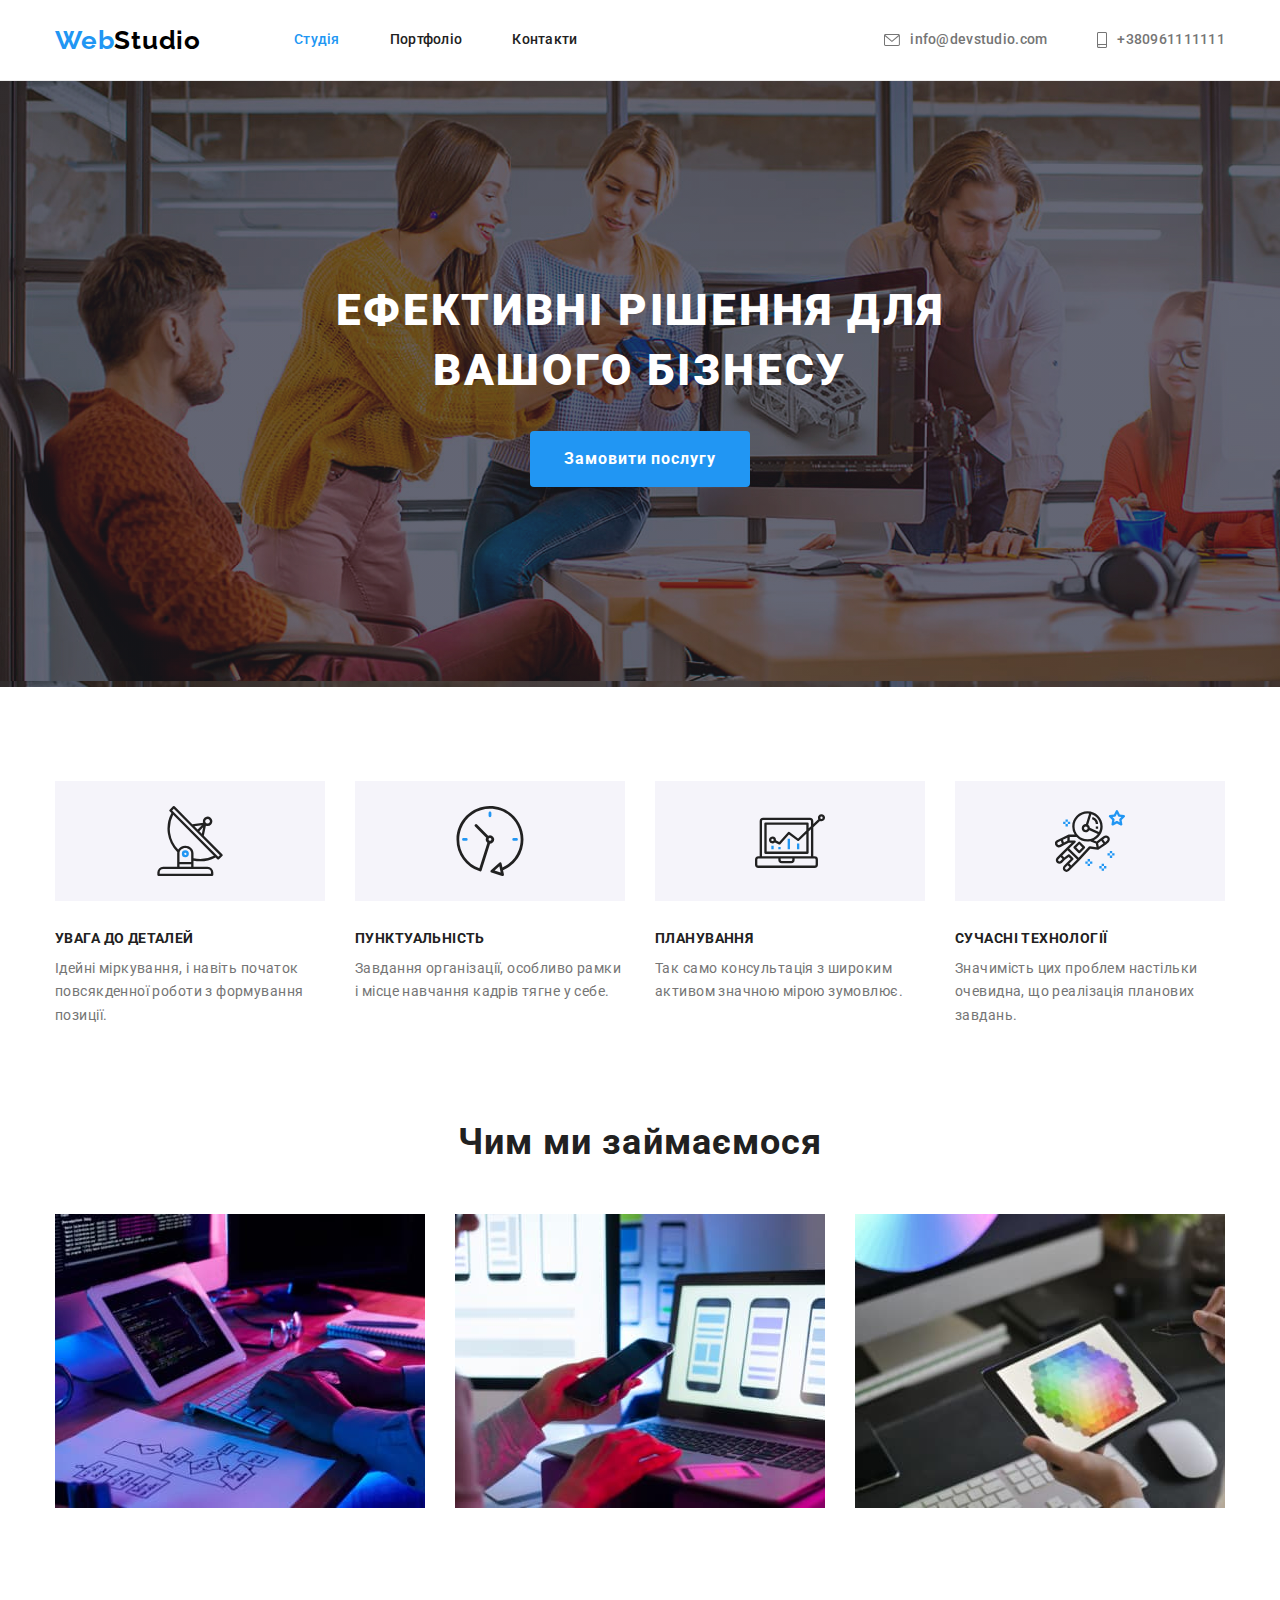
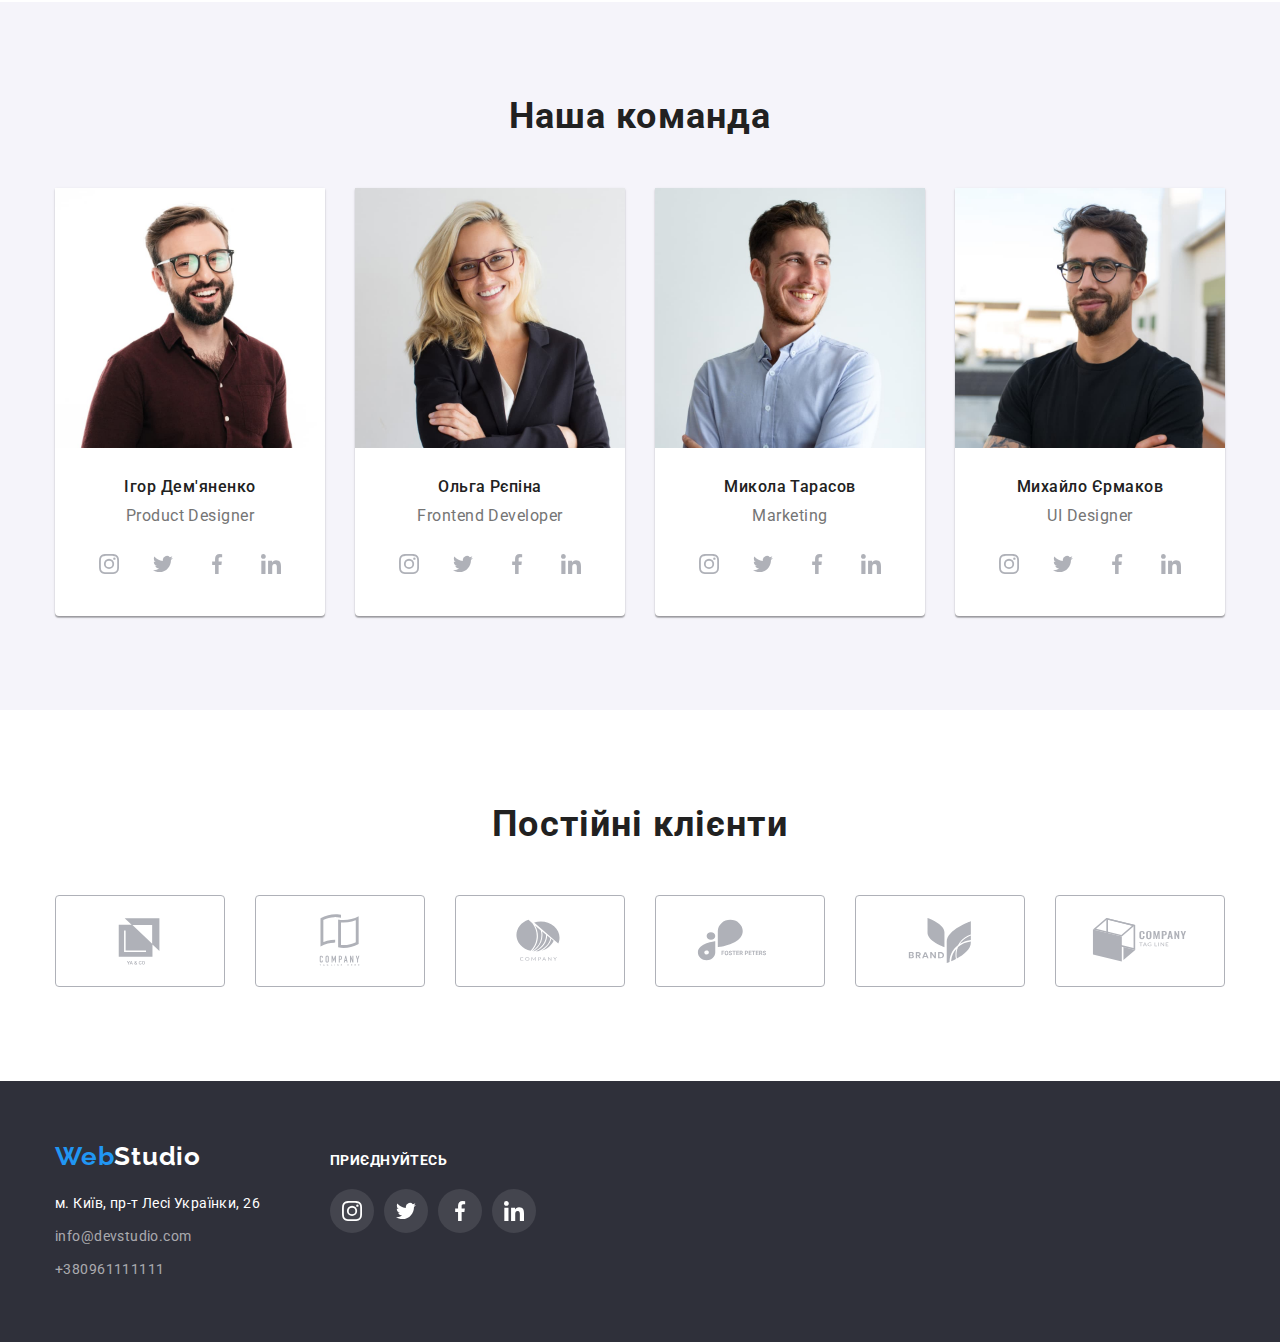
<file: index.html>
<!DOCTYPE html>
<html lang="uk">
<head>
    <meta charset="UTF-8">
    <meta http-equiv="X-UA-Compatible" content="IE=edge">
    <meta name="viewport" content="width=device-width, initial-scale=1.0">
    <title>Document</title>
    <link rel="preconnect" href="https://fonts.googleapis.com">
    <link rel="preconnect" href="https://fonts.gstatic.com" crossorigin>
    <link href="https://fonts.googleapis.com/css2?family=Raleway:wght@700&family=Roboto:wght@400;500;700;900&display=swap"
        rel="stylesheet">
    <link rel="stylesheet" href="https://cdnjs.cloudflare.com/ajax/libs/modern-normalize/1.1.0/modern-normalize.min.css">
    <link rel="stylesheet" href="./css/styles.css">
</head>
<body>
    <!-- верхня лінія -->
    <header class="header">
        <div class="container header-nav">
            <nav class="main-nav">
                <a class="logo" href="./index.html">Web<span class="partlogo">Studio</span></a>
                <ul class="site-nav list">
                    <li class="item"><a href="./index.html" class="link current">Студія</a></li>
                    <li class="item"><a href="./portfolio.html" class="link">Портфоліо</a></li>
                    <li class="item"><a href="" class="link">Контакти</a></li>
                </ul>
            </nav>
            <ul class="contact-nav list">
                <li class="item">
                    <a href="mailto:info@devstudio.com" class="link">
                    <svg class="letter" width="16" height="12">
                        <use href="./images/sprite.svg#envelope"></use>
                    </svg>
                    info@devstudio.com</a>
                </li>
                <li class="item">
                    <a href="tel:+380961111111" class="link">
                    <svg class="phone" width="10" height="16">
                        <use href="./images/sprite.svg#smartphone"></use>
                    </svg>
                    +380961111111</a>
                </li>
            </ul>
        </div>
    </header>

    <main>
            <!-- герой  -->
            <section class="hero">
                <div class="container">
                    <h1 class="hero-title">Ефективні рішення для вашого бізнесу</h1>
                    <button type="button" class="button primary">Замовити послугу</button>
                </div>
            </section>
            
            <!-- оообливості -->
            <section class="section features">
                <div class="container">
                    <h2 class="section-title hide">Особливості</h2>
                    <ul class="features-list list">
                        <li class="features-item">
                            <div class="feature-icon">
                                <svg width="70" height="70">
                                    <use href="./images/sprite.svg#antenna"></use>
                                </svg>
                            </div>
                            <h3 class="title">УВАГА ДО ДЕТАЛЕЙ</h3>
                            <p class="text">Ідейні міркування, і навіть початок повсякденної роботи з формування позиції.</p>
                        </li>
                        <li class="features-item">
                            <div class="feature-icon">
                                <svg width="70" height="70">
                                    <use href="./images/sprite.svg#clock"></use>
                                </svg>
                            </div>
                            <h3 class="title">ПУНКТУАЛЬНІСТЬ</h3>
                            <p class="text">Завдання організації, особливо рамки і місце навчання кадрів тягне у себе.</p>
                        </li>
                        <li class="features-item">
                            <div class="feature-icon">
                                <svg width="70" height="70">
                                    <use href="./images/sprite.svg#diagram"></use>
                                </svg>
                            </div>
                            <h3 class="title">ПЛАНУВАННЯ</h3>
                            <p class="text">Так само консультація з широким активом значною мірою зумовлює.</p>
                        </li>
                        <li class="features-item">
                            <div class="feature-icon">
                                <svg width="70" height="70">
                                    <use href="./images/sprite.svg#astronaut"></use>
                                </svg>
                            </div>
                            <h3 class="title">СУЧАСНІ ТЕХНОЛОГІЇ</h3>
                            <p class="text">Значимість цих проблем настільки очевидна, що реалізація планових завдань.</p>
                        </li>
                    </ul>
                </div>
            </section>
            
            <!-- чим ми займаємось -->
            <section class="section">
                <div class="container">
                    <h2 class="section-title">Чим ми займаємося</h2>
                    <ul class="list about">
                        <li class="describe">
                            <img class="image" src="./images/photo1.jpeg" alt="верстання вебсторінки" width="370">
                        </li>
                        <li class="describe">
                            <img class="image" src="./images/photo2.jpeg" alt="створення дизайну сайта" width="370">
                        </li>
                        <li class="describe">
                            <img class="image" src="./images/photo3.jpeg" alt="створення графіки" width="370">
                        </li>
                    </ul>
                </div>
            </section>
            
            <!-- наша команда -->
            <section class="section team">
                <div class="container">
                    <h2 class="section-title">Наша команда</h2>
                    <ul class="team-list list">
                        <li class="team-card">
                            <img src="./images/photo4.jpeg" alt="член команди - Ігор" width="270">
                            <div class="team-info">
                                <h3 class="title">Ігор Дем'яненко</h3>
                                <p class="text">Product Designer</p>
                                <ul class="social-list list">
                                    <li class="social-item"> 
                                        <a class="social-link" href="">
                                            <svg class="social-image">
                                                <use href="./images/sprite.svg#instagram"></use>
                                            </svg>
                                        </a>
                                    </li>
                                    <li class="social-item">
                                        <a class="social-link" href="">
                                            <svg class="social-image">
                                                <use href="./images/sprite.svg#twitter"></use>
                                            </svg>
                                        </a>
                                    </li>
                                    <li class="social-item">
                                        <a class="social-link" href="">
                                            <svg class="social-image">
                                                <use href="./images/sprite.svg#facebook"></use>
                                            </svg>
                                        </a>
                                    </li>
                                    <li class="social-item">
                                        <a class="social-link" href="">
                                            <svg class="social-image">
                                                <use href="./images/sprite.svg#linkedin"></use>
                                            </svg>
                                        </a>
                                    </li>
                                </ul>
                            </div>
                        </li>
                        <li class="team-card">
                            <img src="./images/photo5.jpeg" alt="член команди - Ольга" width="270">
                            <div class="team-info">
                                <h3 class="title">Ольга Рєпіна</h3>
                                <p class="text">Frontend Developer</p>
                                <ul class="social-list list">
                                    <li class="social-item">
                                        <a class="social-link" href="">
                                            <svg class="social-image">
                                                <use href="./images/sprite.svg#instagram"></use>
                                            </svg>
                                        </a>
                                    </li>
                                    <li class="social-item">
                                        <a class="social-link" href="">
                                            <svg class="social-image">
                                                <use href="./images/sprite.svg#twitter"></use>
                                            </svg>
                                        </a>
                                    </li>
                                    <li class="social-item">
                                        <a class="social-link" href="">
                                            <svg class="social-image">
                                                <use href="./images/sprite.svg#facebook"></use>
                                            </svg>
                                        </a>
                                    </li>
                                    <li class="social-item">
                                        <a class="social-link" href="">
                                            <svg class="social-image">
                                                <use href="./images/sprite.svg#linkedin"></use>
                                            </svg>
                                        </a>
                                    </li>
                                </ul>
                            </div>
                        </li>
                        <li class="team-card">
                            <img src="./images/photo6.jpeg" alt="член команди - Микола" width="270">
                            <div class="team-info">
                                <h3 class="title">Микола Тарасов</h3>
                                <p class="text">Marketing</p>
                                <ul class="social-list list">
                                    <li class="social-item">
                                        <a class="social-link" href="">
                                            <svg class="social-image">
                                                <use href="./images/sprite.svg#instagram"></use>
                                            </svg>
                                        </a>
                                    </li>
                                    <li class="social-item">
                                        <a class="social-link" href="">
                                            <svg class="social-image">
                                                <use href="./images/sprite.svg#twitter"></use>
                                            </svg>
                                        </a>
                                    </li>
                                    <li class="social-item">
                                        <a class="social-link" href="">
                                            <svg class="social-image">
                                                <use href="./images/sprite.svg#facebook"></use>
                                            </svg>
                                        </a>
                                    </li>
                                    <li class="social-item">
                                        <a class="social-link" href="">
                                            <svg class="social-image">
                                                <use href="./images/sprite.svg#linkedin"></use>
                                            </svg>
                                        </a>
                                    </li>
                                </ul>
                            </div>
                        </li>
                        <li class="team-card">
                            <img src="./images/photo7.jpeg" alt="член команди - Михайло" width="270">
                            <div class="team-info">
                                <h3 class="title">Михайло Єрмаков</h3>
                                <p class="text">UI Designer</p>
                                <ul class="social-list list">
                                    <li class="social-item">
                                        <a class="social-link" href="">
                                            <svg class="social-image">
                                                <use href="./images/sprite.svg#instagram"></use>
                                            </svg>
                                        </a>
                                    </li>
                                    <li class="social-item">
                                        <a class="social-link" href="">
                                            <svg class="social-image">
                                                <use href="./images/sprite.svg#twitter"></use>
                                            </svg>
                                        </a>
                                    </li>
                                    <li class="social-item">
                                        <a class="social-link" href="">
                                            <svg class="social-image">
                                                <use href="./images/sprite.svg#facebook"></use>
                                            </svg>
                                        </a>
                                    </li>
                                    <li class="social-item">
                                        <a class="social-link" href="">
                                            <svg class="social-image">
                                                <use href="./images/sprite.svg#linkedin"></use>
                                            </svg>
                                        </a>
                                    </li>
                                </ul>
                            </div>
                        </li>
                    </ul>
                </div>
            </section>

            <!-- клієнти -->
            <section class="section">
                <div class="container">
                    <h2 class="section-title">Постійні клієнти</h2>
                    <ul class="clients list">
                        <li class="clients-item">
                            <a class="client-link" href="">
                                <svg class="clients-image" width="106" height="60" >
                                    <use href="./images/sprite.svg#Logo-1" ></use>
                                </svg>
                            </a>
                        </li>
                        <li class="clients-item">
                            <a class="client-link" href="">
                                <svg class="clients-image" width="106" height="60">
                                    <use href="./images/sprite.svg#Logo-2"></use>
                                </svg>
                            </a>
                        </li>
                        <li class="clients-item">
                            <a class="client-link" href="">
                                <svg class="clients-image" width="106" height="60">
                                    <use href="./images/sprite.svg#Logo-3"></use>
                                </svg>
                            </a>
                        </li>
                        <li class="clients-item">
                            <a class="client-link" href="">
                                <svg class="clients-image" width="106" height="60">
                                    <use href="./images/sprite.svg#Logo-4"></use>
                                </svg>
                            </a>
                        </li>
                        <li class="clients-item">
                            <a class="client-link" href="">
                                <svg class="clients-image" width="106" height="60">
                                    <use href="./images/sprite.svg#Logo-5"></use>
                                </svg>
                            </a>
                        </li>
                        <li class="clients-item">
                            <a class="client-link" href="">
                                <svg class="clients-image" width="106" height="60">
                                    <use href="./images/sprite.svg#Logo-6"></use>
                                </svg>
                            </a>
                        </li>
                    </ul>
                </div>
            </section>
    </main>

    <footer class="footer">
        <div class="container bottom">
            <div class="column-address">
                <a href="./index.html" class="second-logo">Web<span class="footer-logo">Studio</span></a>
                <address>
                    <ul class="contact-footer list">
                        <li class="footer-li"><a
                                href="https://www.google.com/maps/place/Lesi+Ukrainky+Blvd,+26,+Kyiv,+Ukraine,+02000/@50.4265807,30.5383858,17z/data=!3m1!4b1!4m5!3m4!1s0x40d4cf0e033ecbe9:0x57a4dffefec77da0!8m2!3d50.4265807!4d30.5383858"
                                target="_blank" rel="noopener noreferrer" class="link address">м. Київ, пр-т Лесі Українки, 26</a></li>
                        <li class="footer-li"><a href="mailto:info@devstudio.com" class="link">info@devstudio.com</a></li>
                        <li class="footer-li"><a href="tel:+380961111111" class="link">+380961111111</a></li>
                    </ul>
                </address>
            </div>
            <div class="column-social">
                <h2 class="title-footer">приєднуйтесь</h2>
                    <ul class="social-list list">
                        <li class="social-item">
                            <a class="social-link-footer" href="">
                                <svg class="social-image-footer">
                                    <use href="./images/sprite.svg#instagram"></use>
                                </svg>
                            </a>
                        </li>
                        <li class="social-item">
                            <a class="social-link-footer" href="">
                                <svg class="social-image-footer">
                                    <use href="./images/sprite.svg#twitter"></use>
                                </svg>
                            </a>
                        </li>
                        <li class="social-item">
                            <a class="social-link-footer" href="">
                                <svg class="social-image-footer">
                                    <use href="./images/sprite.svg#facebook"></use>
                                </svg>
                            </a>
                        </li>
                        <li class="social-item">
                            <a class="social-link-footer" href="">
                                <svg class="social-image-footer">
                                    <use href="./images/sprite.svg#linkedin"></use>
                                </svg>
                            </a>
                        </li>
                    </ul>
            </div>
        </div>

    </footer>
</body>
</html>
</file>
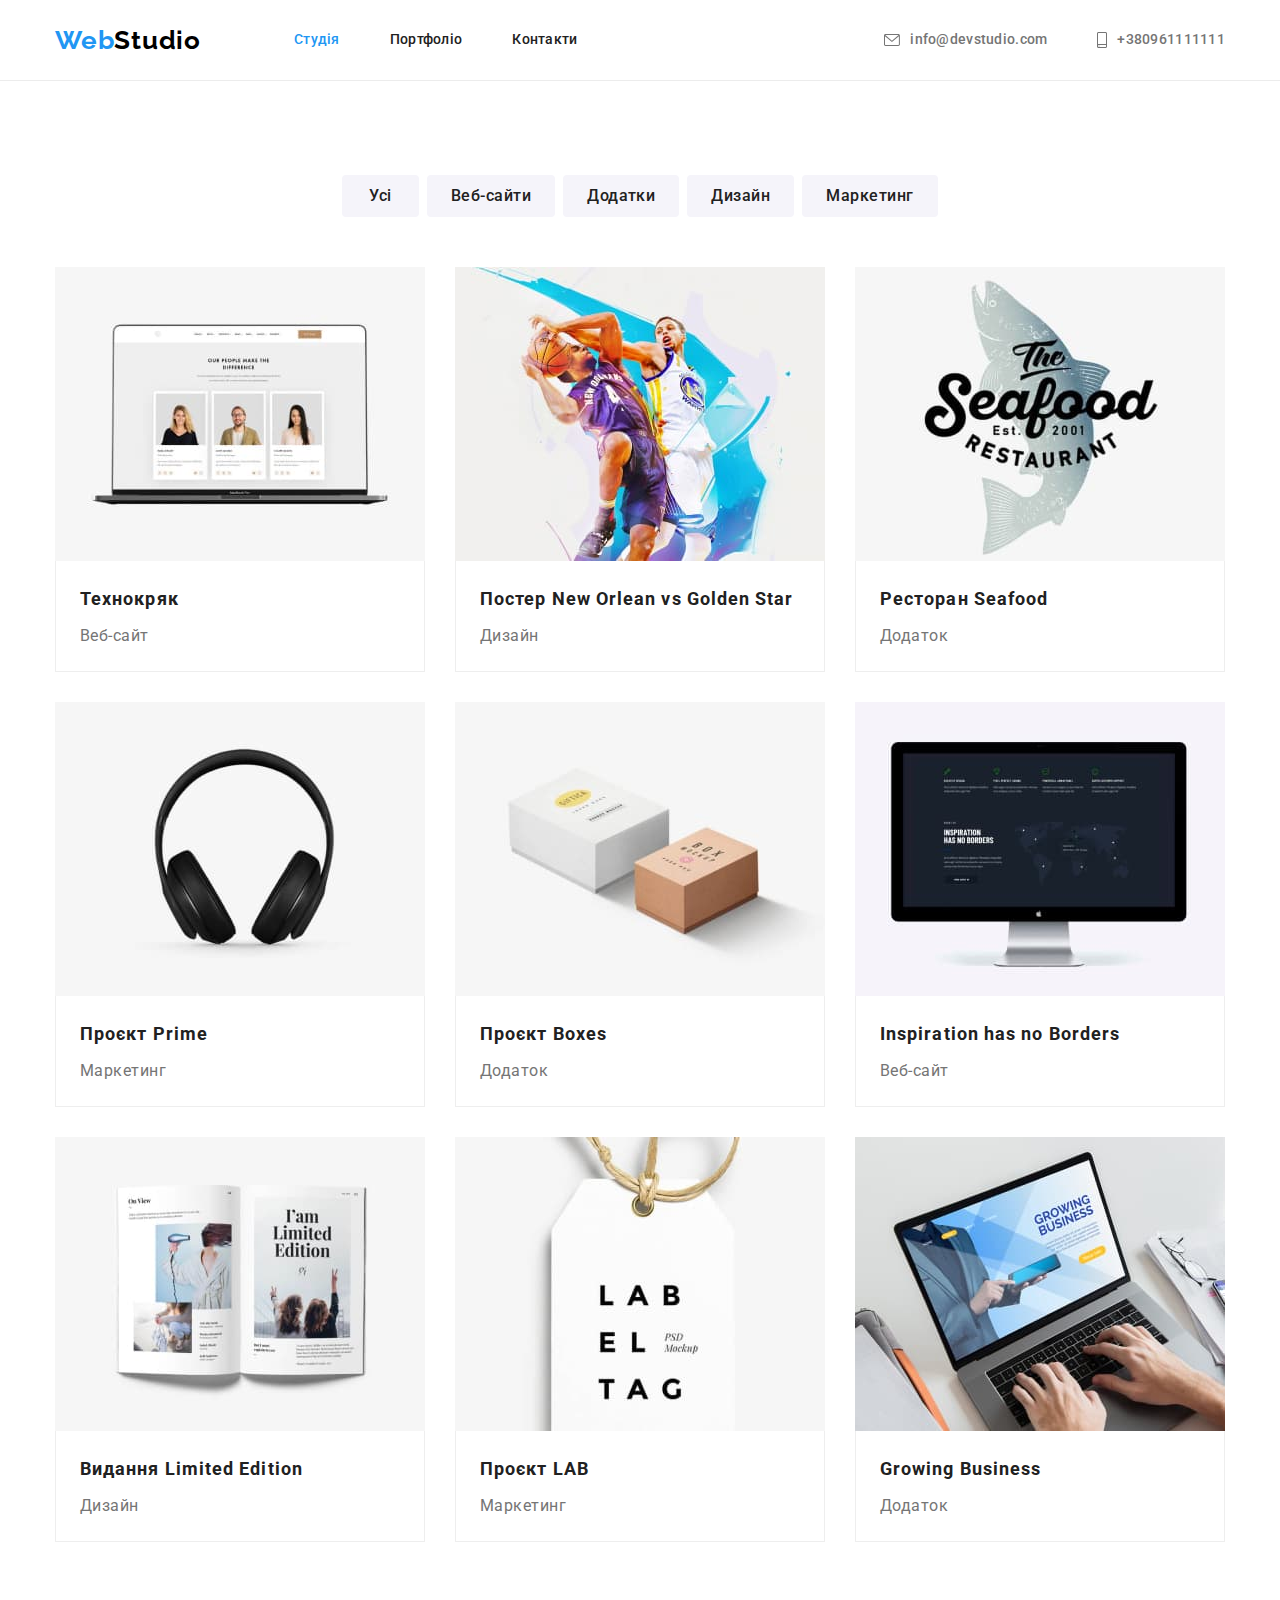
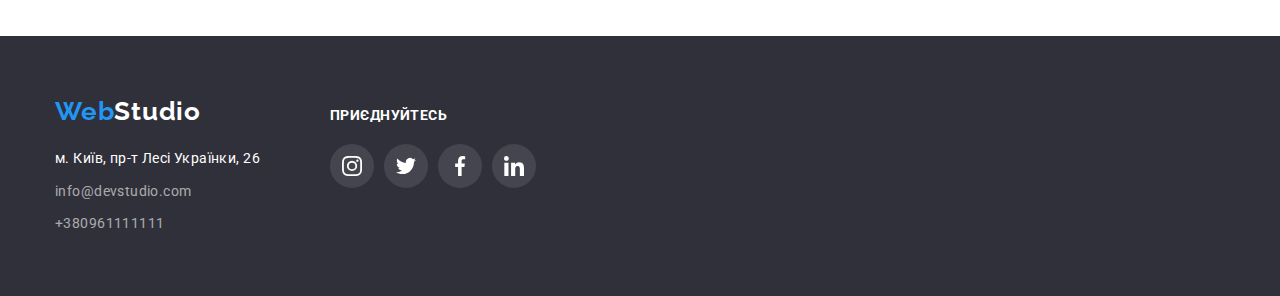
<file: portfolio.html>
<!DOCTYPE html>
<html lang="uk">
<head>
    <meta charset="UTF-8">
    <meta http-equiv="X-UA-Compatible" content="IE=edge">
    <meta name="viewport" content="width=device-width, initial-scale=1.0">
    <title>Document</title>
    <link rel="preconnect" href="https://fonts.googleapis.com">
    <link rel="preconnect" href="https://fonts.gstatic.com" crossorigin>
    <link href="https://fonts.googleapis.com/css2?family=Raleway:wght@700&family=Roboto:wght@400;500;700;900&display=swap"
        rel="stylesheet">
    <link rel="stylesheet" href="https://cdnjs.cloudflare.com/ajax/libs/modern-normalize/1.1.0/modern-normalize.min.css">
    <link rel="stylesheet" href="./css/styles.css">
</head>
<body>
    <!-- верхня лінія -->
    <header class="header">
        <div class="container header-nav">
            <nav class="main-nav">
                <a class="logo" href="./index.html">Web<span class="partlogo">Studio</span></a>
                <ul class="site-nav list">
                    <li class="item"><a href="./index.html" class="link current">Студія</a></li>
                    <li class="item"><a href="./portfolio.html" class="link">Портфоліо</a></li>
                    <li class="item"><a href="" class="link">Контакти</a></li>
                </ul>
            </nav>
            <ul class="contact-nav list">
                <li class="item">
                    <a href="mailto:info@devstudio.com" class="link">
                        <svg class="letter" width="16" height="12">
                            <use href="./images/sprite.svg#envelope"></use>
                        </svg>
                        info@devstudio.com</a>
                </li>
                <li class="item">
                    <a href="tel:+380961111111" class="link">
                        <svg class="phone" width="10" height="16">
                            <use href="./images/sprite.svg#smartphone"></use>
                        </svg>
                        +380961111111</a>
                </li>
            </ul>
        </div>
    </header>

    <main>
        <section class="filters section">
            <div class="container">
                <ul class="list-filter list">
                    <li class="filter-li">
                        <button class="button different" type="button">Усі</button>
                    </li>
                    <li class="filter-li">
                        <button class="button secondary" type="button">Веб-сайти</button>
                    </li>
                    <li class="filter-li">
                        <button class="button secondary" type="button">Додатки</button>
                    </li>
                    <li class="filter-li">
                        <button class="button secondary" type="button">Дизайн</button>
                    </li>
                    <li class="filter-li">
                        <button class="button secondary" type="button">Маркетинг</button>
                    </li>
                </ul>
                
                <ul class="list-portfolio list">
                    <li class="element">
                        <a href="" class="link">
                            <img class="image" src="./images/photo8.jpeg" alt="ноутбук з веб-сайтом на екрані" width="370">
                            <div class="filters-info">
                                <h2 class="title">Технокряк</h2>
                                <p class="text">Веб-сайт</p>
                            </div>
                        </a>
                    </li>
                    <li class="element">
                        <a href="" class="link">
                            <img class="image" src="./images/photo9.jpeg" alt="гра в волейбол" width="370">
                            <div class="filters-info">
                                <h2 class="title">Постер New Orlean vs Golden Star</h2>
                                <p class="text">Дизайн</p>
                            </div>
                        </a>
                    </li>
                    <li class="element">
                        <a href="" class="link">
                            <img class="image" src="./images/photo10.jpeg" alt="логотип ресторану" width="370">
                            <div class="filters-info">
                                <h2 class="title">Ресторан Seafood</h2>
                                <p class="text">Додаток</p>
                            </div>
                        </a>
                    </li>
                    <li class="element">
                        <a href="" class="link">
                            <img class="image" src="./images/photo11.jpeg" alt="навушники" width="370">
                            <div class="filters-info">
                                <h2 class="title">Проєкт Prime</h2>
                                <p class="text">Маркетинг</p>
                            </div>
                        </a>
                    </li>
                    <li class="element">
                        <a href="" class="link">
                            <img class="image" src="./images/photo12.jpeg" alt="коробки" width="370">
                            <div class="filters-info">
                                <h2 class="title">Проєкт Boxes</h2>
                                <p class="text">Додаток</p>
                            </div>
                        </a>
                    </li>
                    <li class="element">
                        <a href="" class="link">
                            <img class="image" src="./images/photo13.jpeg" alt="монітор із веб-сайтом на екрані" width="370">
                            <div class="filters-info">
                                <h2 class="title">Inspiration has no Borders</h2>
                                <p class="text">Веб-сайт</p>
                            </div>
                        </a>
                    </li>
                    <li class="element">
                        <a href="" class="link">
                            <img class="image" src="./images/photo14.jpeg" alt="журнал" width="370">
                            <div class="filters-info">
                                <h2 class="title">Видання Limited Edition</h2>
                                <p class="text">Дизайн</p>
                            </div>
                        </a>
                    </li>
                    <li class="element">
                        <a href="" class="link">
                            <img class="image" src="./images/photo15.jpeg" alt="листівка" width="370">
                            <div class="filters-info">
                                <h2 class="title">Проєкт LAB</h2>
                                <p class="text">Маркетинг</p>
                            </div>
                        </a>
                    </li>
                    <li class="element">
                        <a href="" class="link">
                            <img class="image" src="./images/photo16.jpeg" alt="ноутбук з додатком на екрані" width="370">
                            <div class="filters-info">
                                <h2 class="title">Growing Business</h2>
                                <p class="text">Додаток</p>
                            </div>
                        </a>
                    </li>
                </ul>
            </div>
        </section>
    </main>

    <footer class="footer">
        <div class="container bottom">
            <div class="column-address">
                <a href="./index.html" class="second-logo">Web<span class="footer-logo">Studio</span></a>
                <address>
                    <ul class="contact-footer list">
                        <li class="footer-li"><a
                                href="https://www.google.com/maps/place/Lesi+Ukrainky+Blvd,+26,+Kyiv,+Ukraine,+02000/@50.4265807,30.5383858,17z/data=!3m1!4b1!4m5!3m4!1s0x40d4cf0e033ecbe9:0x57a4dffefec77da0!8m2!3d50.4265807!4d30.5383858"
                                target="_blank" rel="noopener noreferrer" class="link address">м. Київ, пр-т Лесі Українки,
                                26</a></li>
                        <li class="footer-li"><a href="mailto:info@devstudio.com" class="link">info@devstudio.com</a></li>
                        <li class="footer-li"><a href="tel:+380961111111" class="link">+380961111111</a></li>
                    </ul>
                </address>
            </div>
            <div class="column-social">
                <h2 class="title-footer">приєднуйтесь</h2>
                <ul class="social-list list">
                    <li class="social-item">
                        <a class="social-link-footer" href="">
                            <svg class="social-image-footer">
                                <use href="./images/sprite.svg#instagram"></use>
                            </svg>
                        </a>
                    </li>
                    <li class="social-item">
                        <a class="social-link-footer" href="">
                            <svg class="social-image-footer">
                                <use href="./images/sprite.svg#twitter"></use>
                            </svg>
                        </a>
                    </li>
                    <li class="social-item">
                        <a class="social-link-footer" href="">
                            <svg class="social-image-footer">
                                <use href="./images/sprite.svg#facebook"></use>
                            </svg>
                        </a>
                    </li>
                    <li class="social-item">
                        <a class="social-link-footer" href="">
                            <svg class="social-image-footer">
                                <use href="./images/sprite.svg#linkedin"></use>
                            </svg>
                        </a>
                    </li>
                </ul>
            </div>
        </div>
    
    </footer>
    
</body>
</html>
</file>
<file: css/styles.css>
:root {
    --primary-text-color: #757575;
    --title-text-color: #212121;
    --accent-color: #2196F3;
    --primary-white-color: #FFFFFF;
    --secondary-color: #F5F4FA;
    --transparent-white-color: rgba(255, 255, 255, 0.6);
    --indent: 30px;
    --items-count: 3;
    --footer-color: #2F303A;
    --border: #EEEEEE;
    --header: #ECECEC;
    --grey: #AFB1B8;
    --transparent-grey: rgba(255, 255, 255, 0.1);
}



body {
    color: var(--primary-text-color);
    font-family: Roboto, sans-serif;
    font-size: 14px;
    line-height: 1.71;
}

img {
    display: block;
}

h1,h2,h3,h4,h5,h6,p {
    margin: 0;
}
.list {
    padding: 0;
    margin: 0;
    list-style: none;
}

.header {
border-bottom: 1px solid var(--header);
}

/* колір основного тексту #212121 */
/* вторинний колір #757575 */
/* акцент #2196F3 */

.container {
    margin-left: auto;
    margin-right: auto;
    width: 1200px;
    padding-left: 15px;
    padding-right: 15px;
}



/* logo */
.logo {
    color: var(--accent-color);
    font-family: 'Raleway', sans-serif;
    font-weight: 700;
    font-size: 26px;
    line-height: 1.19;
    letter-spacing: 0.03em;
    text-decoration: none;
}

.partlogo {
    color: #000000;
}

.header-nav {
    display: flex;
    align-items: center;
}

.main-nav {
    display: flex;
    align-items: center;
}

/* site-nav */

.item {
    display: flex;

}

.site-nav {
    display: flex;
    margin-left: 93px;
}

.site-nav .item {
    margin-right: 50px;
}

.site-nav .item:last-child {
    margin-right: 0;
}

.site-nav .link {
    display: block;
    padding: 32px 0;
    color: var(--title-text-color);
    font-weight: 500;
    font-size: 14px;
    line-height: 1.14;
    letter-spacing: 0.02em;
    text-decoration: none;
}

.site-nav .link:hover, 
.site-nav .link:focus {
    color: var(--accent-color)
}

.site-nav .link.current {
    color: var(--accent-color);
}

.link.current::after {

}

.letter,
.phone {
    fill: currentColor;
    margin-right: 10px;
}


/* contact-nav */

.contact-nav {
    display: flex;
    align-items: center;
    margin-left: auto;
}

.contact-nav .item + .item {
    margin-left: 50px;
}


.contact-nav .link {
    display: flex;
    align-items: center;
    color: var(--primary-text-color);
    text-decoration: none;
    font-weight: 500;
    letter-spacing: 0.02em;
    padding: 32px 0;
    line-height: 1.14;
}

.contact-nav .link:hover {
    color: var(--accent-color);
}

.contact-nav .adress-link {
    font-weight: 500;
    font-size: 14px;
    line-height: 1.71;
    letter-spacing: 0.03em;
    color: #FFFFFF;
}

/* hero */

.hero {
    max-width: 1600px;
    margin-left: auto;
    margin-right: auto;
    text-align: center;
    padding-top: 200px;
    padding-bottom: 200px;
    background-color: var(--footer-color);
    background-image: linear-gradient(to right , rgba(47, 48, 58, 0.4), rgba(47, 48, 58, 0.4)), url(../images/bg.jpeg);
}
.hero-title {
    width: 696px;
    margin: 0 auto;
    margin-bottom: 30px;
    color: var(--primary-white-color);
    font-weight: 900;
    font-size: 44px;
    line-height: 1.36;
    letter-spacing: 0.06em;
    text-transform: uppercase;
}

/* section */


.hide {
    position: absolute;
    width: 1px;
    height: 1px;
    margin: -1px;
    border: 0;
    padding: 0;
    white-space: nowrap;
    clip-path: inset(100%);
    clip: rect(0 0 0 0);
    overflow: hidden;
}
    /* visibility: hidden;
    height: 0; */

.section {
    padding-top: 94px;
    padding-bottom: 94px;
}

.team {
    background-color: var(--secondary-color);
}
.section-title {
    margin-top: 0;
    margin-bottom: 50px;
    color: var(--title-text-color);
    font-weight: 700;
    font-size: 36px;
    line-height: 1.16;
    text-align: center;
    letter-spacing: 0.03em;
}

/* features */

.features {
    padding-bottom: 0;
}

.features-list {
    display: flex;
    justify-items: center;
}
.features-item {
    margin-right: 30px;
    width: 270px;
}

.features-item:last-child {
    margin-right: 0;
}

.features .title {

    margin-top: 30px;
    margin-bottom: 10px;
    color: var(--title-text-color);
    font-weight: 700;
    font-size: 14px;
    line-height: 1.14;
    letter-spacing: 0.03em;
    text-transform: uppercase;
}

.features .text {
    margin-top: 0;
    margin-bottom: 0;
    font-weight: 400;
    font-size: 14px;
    line-height: 1.71;
    letter-spacing: 0.03em;
}

.feature-icon {
    display: flex;
    width: 270px;
    height: 120px;
    background-color: var(--secondary-color);
    justify-content: center;
    align-items: center;
}


/* about */

.list.about {
    display: flex;
    justify-content: space-between;
}

.describe {
    margin-right: 30px;
}

.describe:last-child {
    margin-right: 0;
}

/* our team */

.team-info {
    padding-top: 30px;
    padding-bottom: 30px;
}



.team-list .title {
    margin-bottom: 10px;
    color: var(--title-text-color);
    font-weight: 500;
    font-size: 16px;
    line-height: 1.18;
    text-align: center;
    letter-spacing: 0.03em;
}

.team-list .text {
    font-weight: 400;
    font-size: 16px;
    line-height: 1.18;
    text-align: center;
    letter-spacing: 0.03em;
}

.team-list {
    display: flex;
}
.team-card {
    width: 270px;
    margin-right: 30px;
    background-color: var(--primary-white-color);
    border-radius: 0px 0px 4px 4px;
    box-shadow: 0px 1px 3px rgba(0, 0, 0, 0.12), 
    0px 1px 1px rgba(0, 0, 0, 0.14), 
    0px 2px 1px rgba(0, 0, 0, 0.2);
    
}

.team-card:last-child {
    margin-right: 0;
}

.social-image {
    display: inline-block;
    width: 20px;
    height: 20px;
}


.social-list {
    display: flex;
    justify-content: center;
    align-items: center;
    gap: 10px;
    margin-top: 16px;
}

.social-link {
    display: flex;
    width: 100%;
    height: 100%;
    justify-content: center;
    align-items: center;
    background-color: var(--primary-white-color);
    border-radius: 50%;
    color: #AFB1B8;
}

.social-link:hover,
.social-link:focus {
    background-color: var(--accent-color);
    color: var(--primary-white-color);
}

.social-item {
    width: 44px;
    height: 44px;
}

.social-image {
    fill: currentColor;
}

/* button */
.button {
    border-color: transparent;
    border-radius: 4px;
    padding: 11px 32px;
    color: var(--title-text-color);
    background-color: var(--primary-white-color);
    font-family: inherit;
    font-weight: 500;
    font-size: 14px;
    line-height: 1.14;
    letter-spacing: 0.02em;
}

.button.primary {
    background-color: var(--accent-color);
    color: var(--primary-white-color);
    font-weight: 700;
    font-size: 16px;
    line-height: 1.87;
    letter-spacing: 0.06em;
    border-radius: 4px;
    padding: 11px 32px;
    border-color: transparent;

}

.button.secondary {
    border-color: transparent;
    border-radius: 4px;
    padding: 6px 22px;
    color: var(--title-text-color);
    background-color: var(--primary-white-color);
    font-family: inherit;
    font-weight: 500;
    font-size: 14px;
    line-height: 1.14;
    letter-spacing: 0.02em;
}

.button.different {
    border-color: transparent;
    border-radius: 4px;
    padding: 6px 25px;
    color: var(--title-text-color);
    background-color: var(--primary-white-color);
    font-family: inherit;
    font-weight: 500;
    font-size: 14px;
    line-height: 1.14;
    letter-spacing: 0.02em;
}

/* clients */

.clients {
    display: flex;
    gap: 30px;
}

.clients-item {
    width: 170px;
    height: 92px;
}

.client-link {
    display: flex;
    width: 100%;
    height: 100%;
    justify-content: center;
    align-items: center;
    background-color: var(--primary-white-color);
    border-radius: 4px;
    border: 1px solid var(--grey);
    color: #AFB1B8;
}

.clients-image {
    fill: currentColor;
}

.client-link:hover,
.client-link:focus {
    border-color: var(--accent-color);
    color: var(--accent-color);
}

.column-social {
    align-items: center;
}

/* footer */

.footer {
    padding-top: 60px;
    padding-bottom: 60px;
    background-color: var(--footer-color);
}
.footer-li {
    margin-bottom: 9px;
}

.footer-li:last-child {
    margin-bottom: 0;
}

.footer-logo {
    color: var(--primary-white-color);
}

.second-logo {
    display: block;
    margin-bottom: 20px;
    color: var(--accent-color);
    font-family: 'Raleway', sans-serif;
    font-weight: 700;
    font-size: 26px;
    line-height: 1.19;
    letter-spacing: 0.03em;
    text-decoration: none;
}

.contact-footer .link {
    color: var(--transparent-white-color);
    font-size: 14px;
    line-height: 1.71;
    letter-spacing: 0.03em;
    text-decoration: none;
    font-style: normal;
}


.contact-footer .address {
    color: var(--primary-white-color);
}

.contact-footer .link:hover,
.contact-footer .link:focus {
    color: var(--accent-color);
}

.bottom {
    display: flex;
    align-items: baseline;
}

.column-address {
    margin-right: 70px;
}

.title-footer {
    margin-bottom: 20px;
    font-weight: 700;
    font-size: 14px;
    line-height: 1.14;
    letter-spacing: 0.03em;
    text-transform: uppercase;
    color: var(--primary-white-color);
}

.social-link-footer {
    display: flex;
    width: 100%;
    height: 100%;
    justify-content: center;
    align-items: center;
    background-color: var(--transparent-grey);
    border-radius: 50%;
    color: var(--primary-white-color);
}

.social-link-footer:hover,
.social-link-footer:focus {
    background-color: var(--accent-color);
    color: var(--primary-white-color);
}

.social-image-footer {
    fill: currentColor;
    display: inline-block;
    width: 20px;
    height: 20px;
}

/* portfolio main */

.list-portfolio,
.list-filter {
    display: flex;
    flex-wrap: wrap;
}
 .list-filter {
    justify-content: center;
    margin-bottom: 50px;
 }

 /* width: 575px; */

.filter-li {
    margin-right: 8px;
}

.image {
    display: block;
}

.filters-info {
    padding: 20px 24px;
    border: 1px solid var(--border);
    border-top: none;
}

.filter-li:last-child {
    margin-right: 0;
}

.element:nth-child(3n) {
    margin-right: 0;
}

.element {
    flex-basis: calc((100% - 60px) / 3);
    margin-right: 30px;
    margin-bottom: 30px;
}

/* border: 1px solid var(--border) */

.element:nth-last-child(-n + 3) {
    margin-bottom: 0;
}

.filters .button {
    background-color: var(--secondary-color);
    font-weight: 500;
    font-size: 16px;
    line-height: 1.62;
    text-align: center;
    letter-spacing: 0.03em;
    cursor: pointer;
}

.filters .button:hover,
.filters .button:focus {
    color: var(--primary-white-color);
    background-color: var(--accent-color);

    box-shadow: 0px 3px 1px rgba(0, 0, 0, 0.1),
    0px 1px 2px rgba(0, 0, 0, 0.08),
    0px 2px 2px rgba(0, 0, 0, 0.12);

}

.filters .title {
    margin-bottom: 4px;
    color: var(--title-text-color);
    font-weight: 700;
    font-size: 18px;
    line-height: 2;
    letter-spacing: 0.06em;
    text-decoration: none;
}

.filters .link {
    display: block;
    text-decoration: none;
}

.filters .link:hover,
.filters .link:focus {
    box-shadow: 0px 1px 1px rgba(0, 0, 0, 0.12),
    0px 4px 4px rgba(0, 0, 0, 0.06),
    1px 4px 6px rgba(0, 0, 0, 0.16);
}

.filters .text {
    color: var(--primary-text-color);
    font-size: 16px;
    line-height: 1.87;
    letter-spacing: 0.03em;
}
</file>
